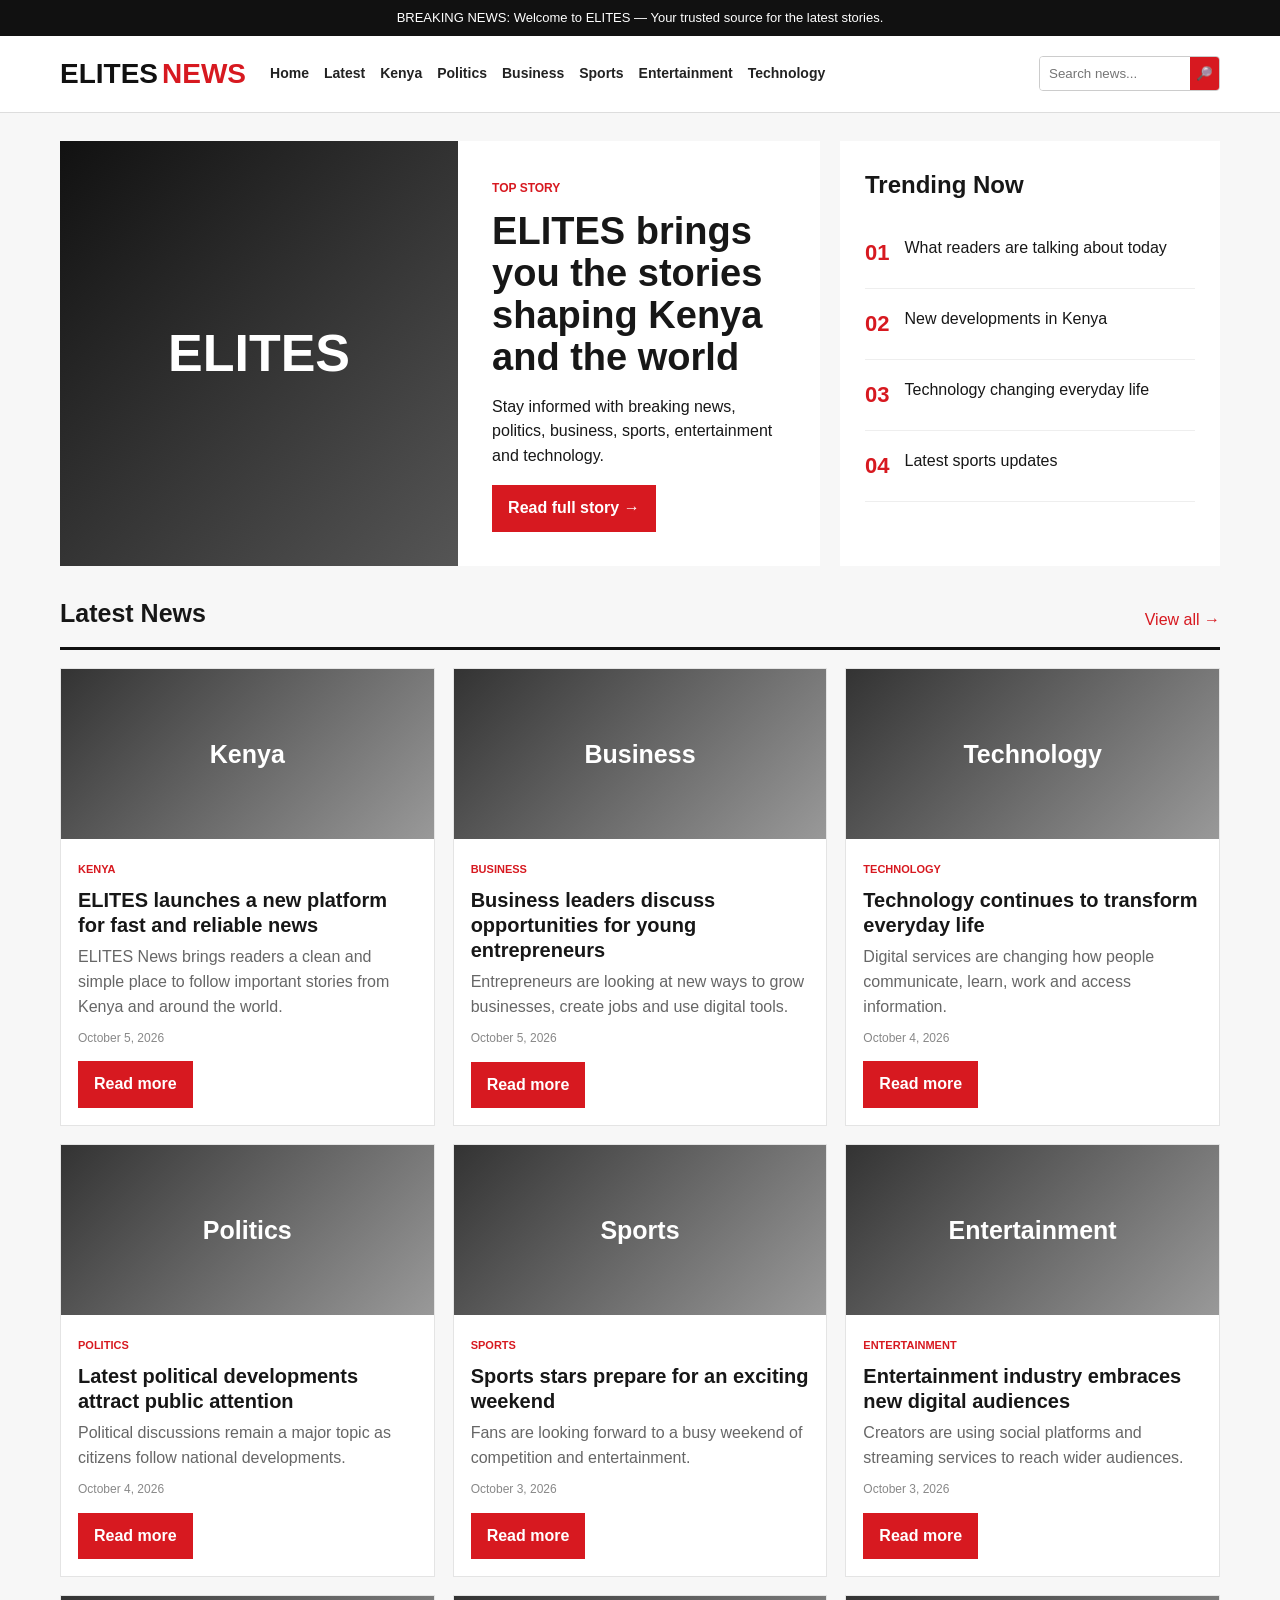
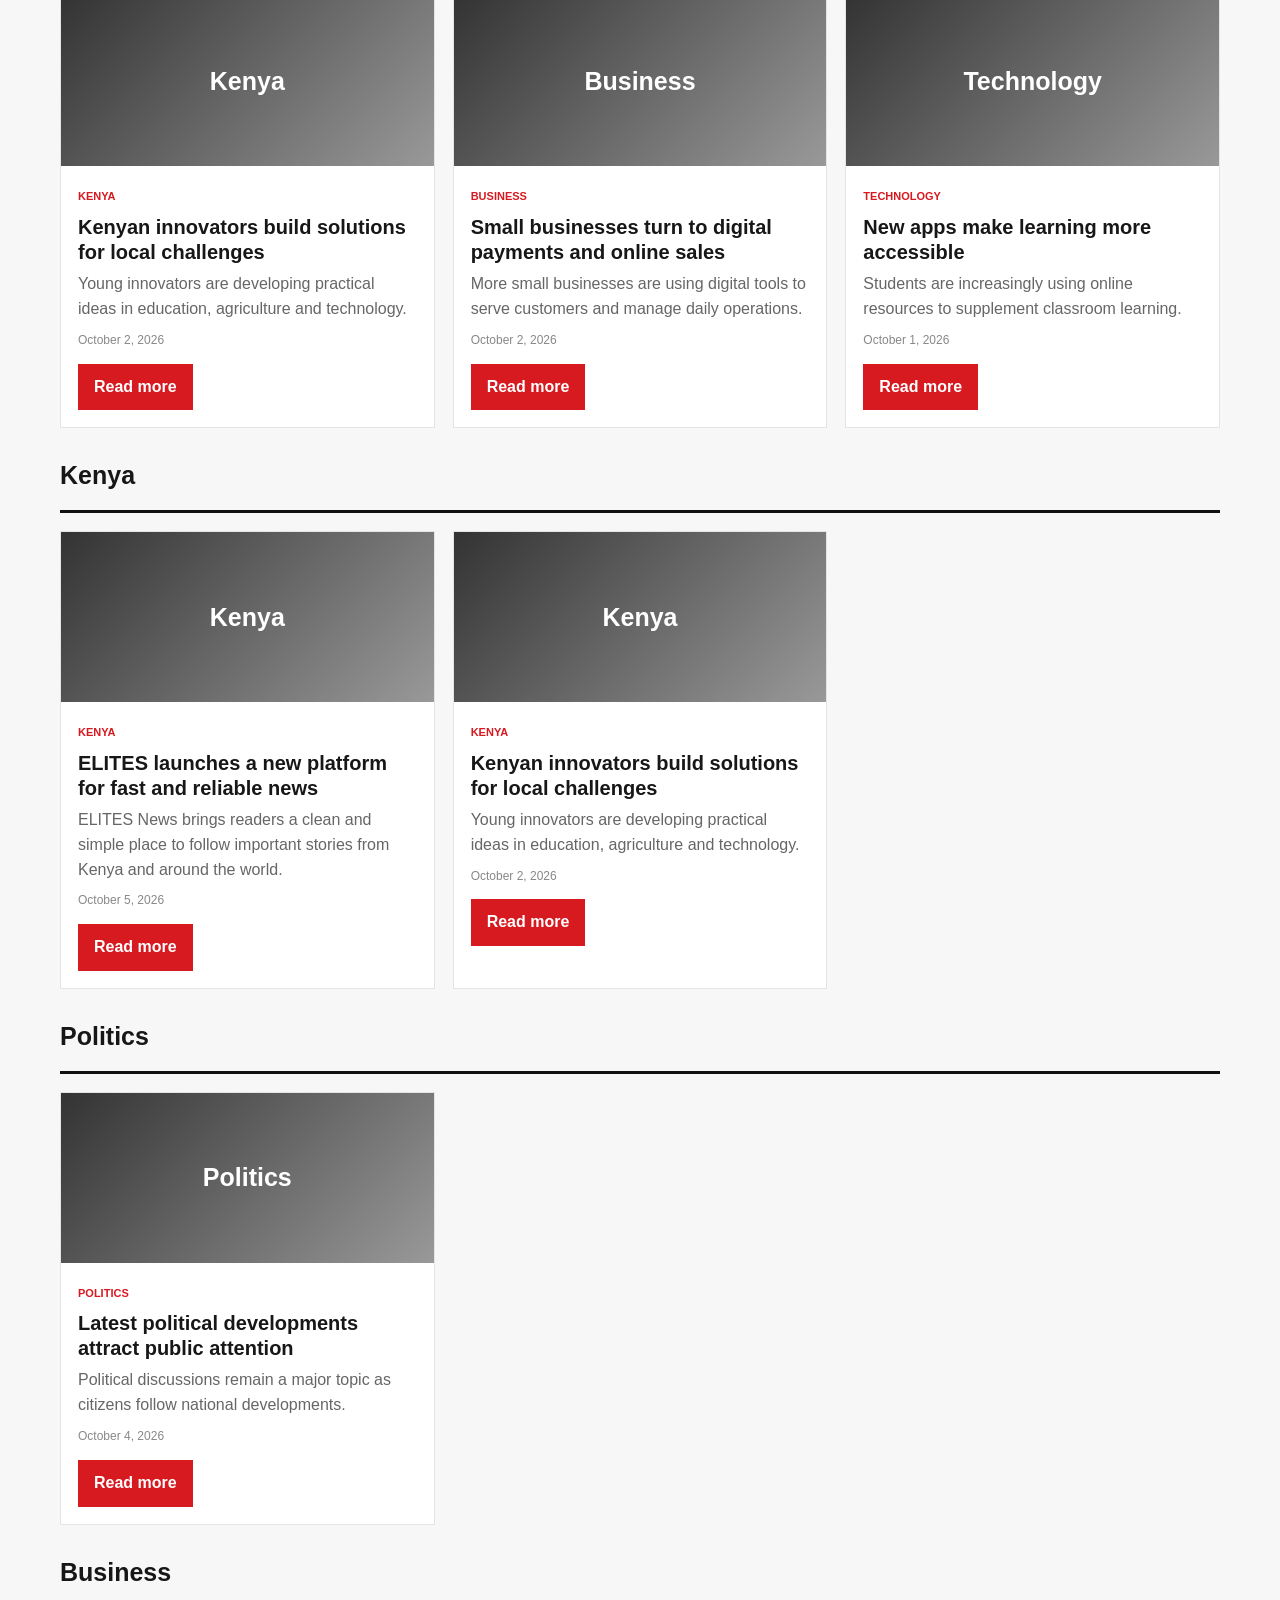
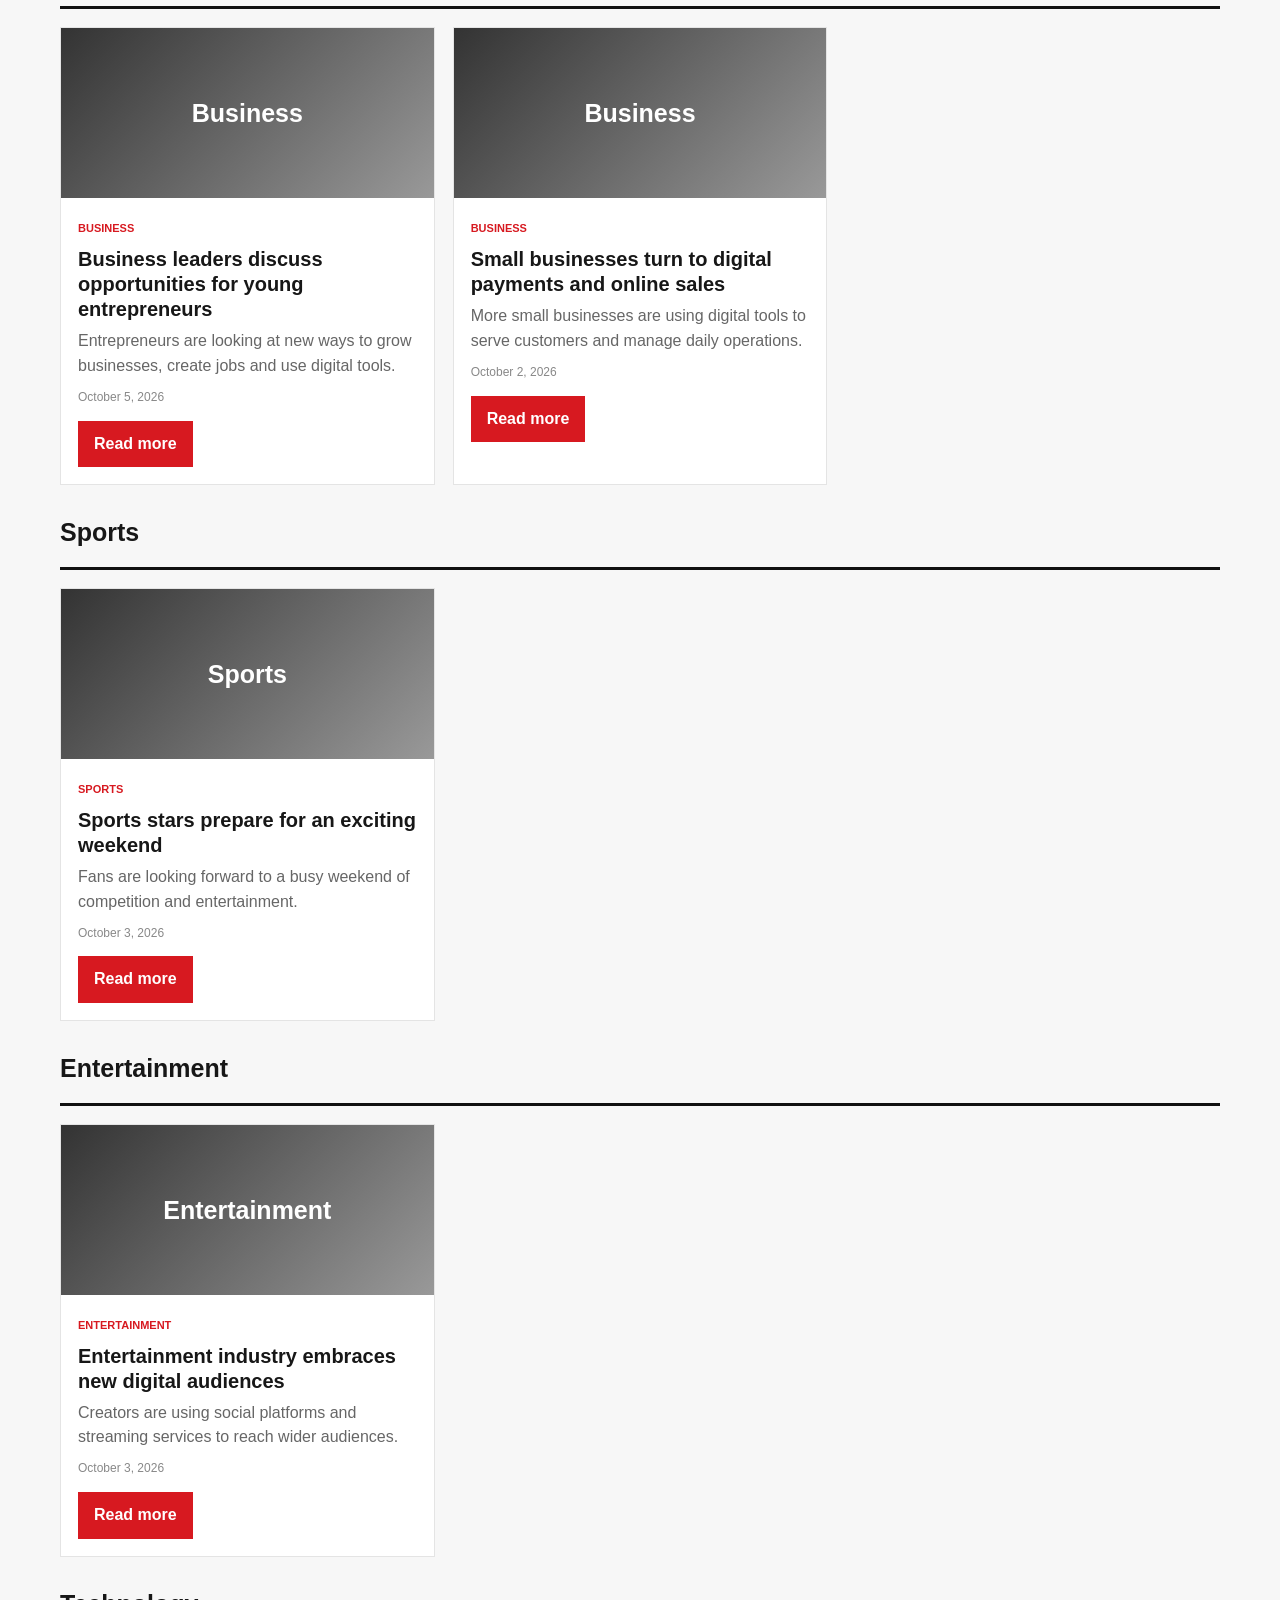
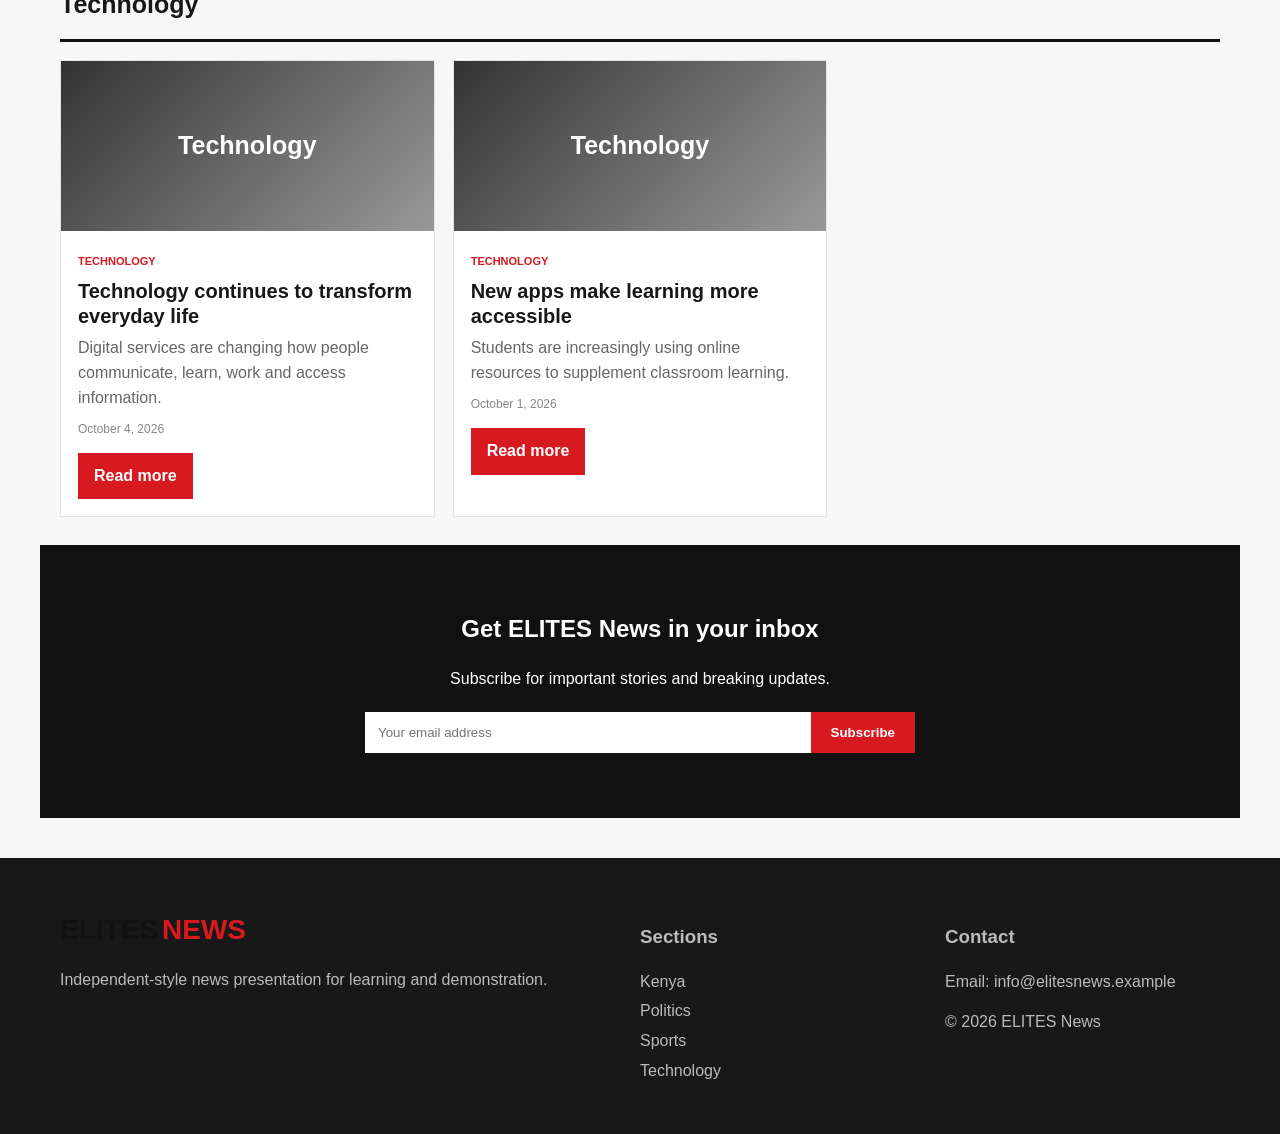
<file: index.html>
<!DOCTYPE html>
<html lang="en">
<head>
<meta charset="UTF-8">
<meta name="viewport" content="width=device-width, initial-scale=1.0">
<title>ELITES News | Latest News</title>
<meta name="description" content="ELITES News - fast, reliable and engaging news.">
<link rel="stylesheet" href="style.css">
</head>
<body>
<div class="topbar">BREAKING NEWS: Welcome to ELITES — Your trusted source for the latest stories.</div>
<header>
  <div class="header-inner">
    <a class="logo" href="index.html">ELITES<span>NEWS</span></a>
    <button class="menu-btn" onclick="toggleMenu()">☰</button>
    <nav id="nav">
      <a href="index.html">Home</a><a href="#latest">Latest</a><a href="#kenya">Kenya</a>
      <a href="#politics">Politics</a><a href="#business">Business</a>
      <a href="#sports">Sports</a><a href="#entertainment">Entertainment</a>
      <a href="#technology">Technology</a>
    </nav>
    <div class="search"><input id="searchInput" placeholder="Search news..." onkeyup="searchNews()"><button onclick="searchNews()">🔎</button></div>
  </div>
</header>

<main>
<section class="hero">
  <div class="hero-main">
    <div class="hero-image">ELITES</div>
    <div class="hero-copy">
      <span class="tag">TOP STORY</span>
      <h1>ELITES brings you the stories shaping Kenya and the world</h1>
      <p>Stay informed with breaking news, politics, business, sports, entertainment and technology.</p>
      <a class="btn" href="article.html?id=1">Read full story →</a>
    </div>
  </div>
  <aside class="trending">
    <h2>Trending Now</h2>
    <div class="trend"><b>01</b><span>What readers are talking about today</span></div>
    <div class="trend"><b>02</b><span>New developments in Kenya</span></div>
    <div class="trend"><b>03</b><span>Technology changing everyday life</span></div>
    <div class="trend"><b>04</b><span>Latest sports updates</span></div>
  </aside>
</section>

<section id="latest" class="section">
  <div class="section-head"><h2>Latest News</h2><a href="#">View all →</a></div>
  <div id="newsGrid" class="news-grid"></div>
</section>

<section id="kenya" class="section category"><div class="section-head"><h2>Kenya</h2></div><div id="kenyaGrid" class="news-grid"></div></section>
<section id="politics" class="section category"><div class="section-head"><h2>Politics</h2></div><div id="politicsGrid" class="news-grid"></div></section>
<section id="business" class="section category"><div class="section-head"><h2>Business</h2></div><div id="businessGrid" class="news-grid"></div></section>
<section id="sports" class="section category"><div class="section-head"><h2>Sports</h2></div><div id="sportsGrid" class="news-grid"></div></section>
<section id="entertainment" class="section category"><div class="section-head"><h2>Entertainment</h2></div><div id="entertainmentGrid" class="news-grid"></div></section>
<section id="technology" class="section category"><div class="section-head"><h2>Technology</h2></div><div id="technologyGrid" class="news-grid"></div></section>

<section class="newsletter">
  <h2>Get ELITES News in your inbox</h2><p>Subscribe for important stories and breaking updates.</p>
  <form onsubmit="subscribe(event)"><input type="email" id="email" required placeholder="Your email address"><button>Subscribe</button></form>
  <small id="subscribeMsg"></small>
</section>
</main>

<footer>
  <div><a class="logo" href="#">ELITES<span>NEWS</span></a><p>Independent-style news presentation for learning and demonstration.</p></div>
  <div><h3>Sections</h3><a href="#kenya">Kenya</a><a href="#politics">Politics</a><a href="#sports">Sports</a><a href="#technology">Technology</a></div>
  <div><h3>Contact</h3><p>Email: info@elitesnews.example</p><p>© 2026 ELITES News</p></div>
</footer>
<script src="script.js"></script>
</body>
</html>
</file>
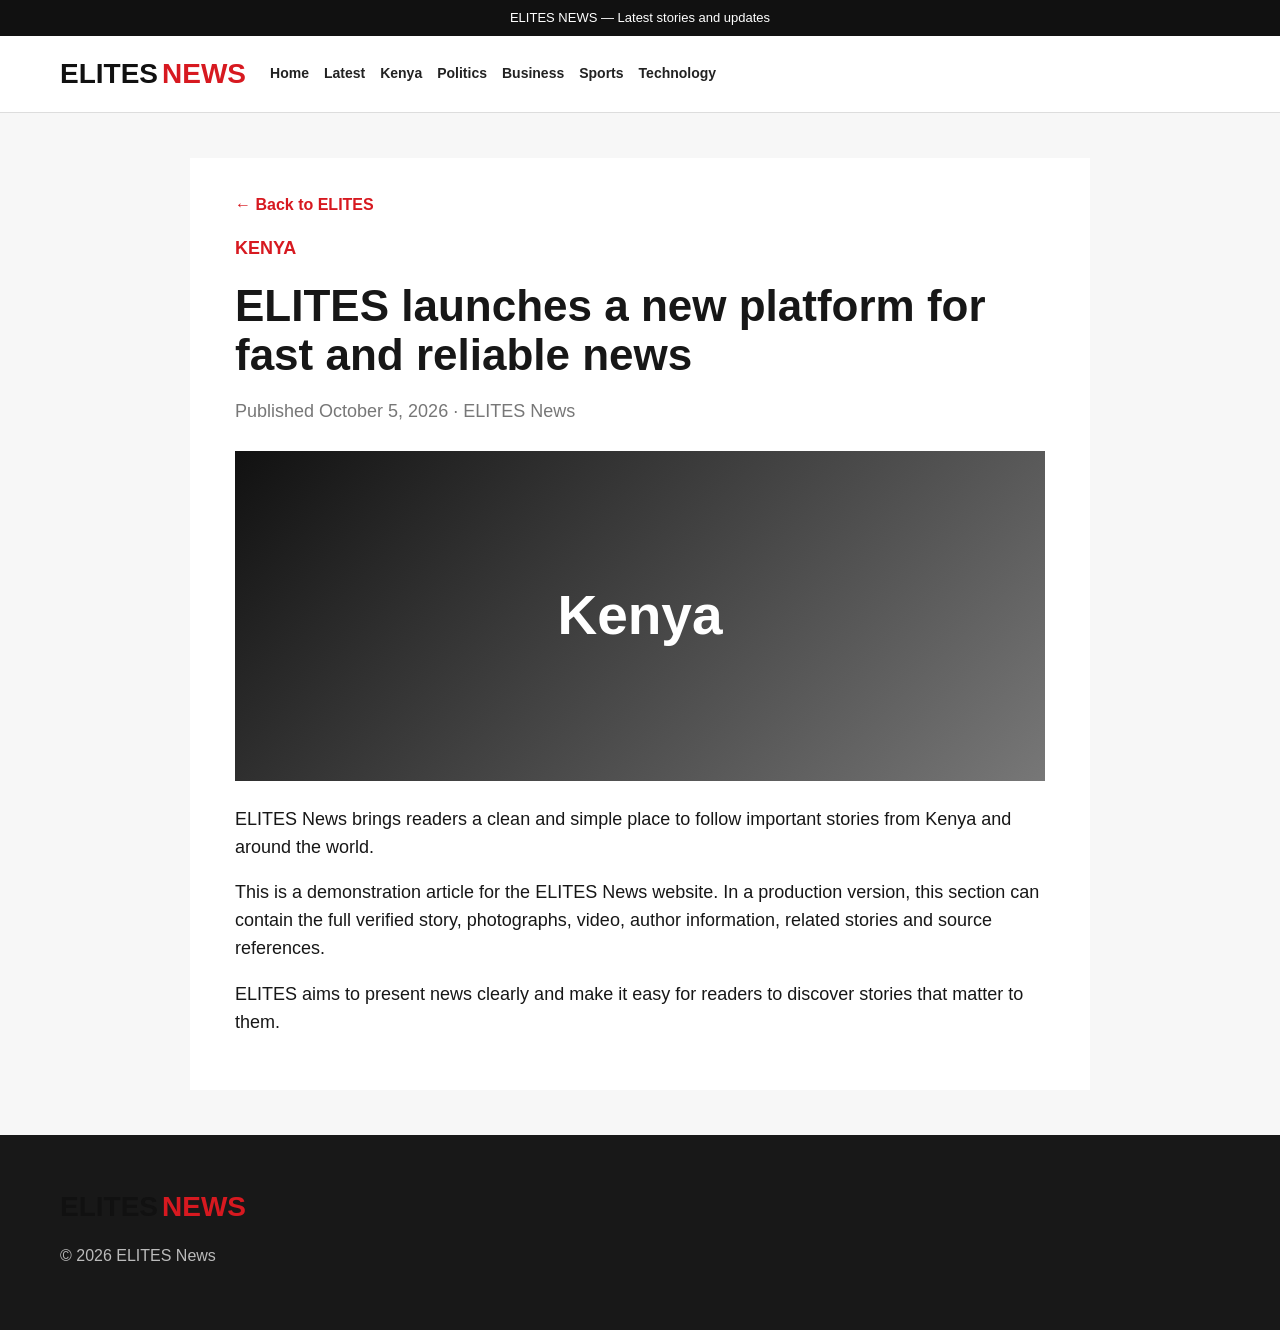
<file: article.html>
<!DOCTYPE html>
<html lang="en"><head><meta charset="UTF-8"><meta name="viewport" content="width=device-width,initial-scale=1">
<title>ELITES News | Article</title><link rel="stylesheet" href="style.css"></head>
<body>
<div class="topbar">ELITES NEWS — Latest stories and updates</div>
<header><div class="header-inner"><a class="logo" href="index.html">ELITES<span>NEWS</span></a><button class="menu-btn" onclick="toggleMenu()">☰</button>
<nav id="nav"><a href="index.html">Home</a><a href="index.html#latest">Latest</a><a href="index.html#kenya">Kenya</a><a href="index.html#politics">Politics</a><a href="index.html#business">Business</a><a href="index.html#sports">Sports</a><a href="index.html#technology">Technology</a></nav></div></header>
<main><article id="article" class="article-page"></article></main>
<footer><div><a class="logo" href="index.html">ELITES<span>NEWS</span></a><p>© 2026 ELITES News</p></div></footer>
<script src="script.js"></script></body></html>
</file>
<file: style.css>
*{box-sizing:border-box}body{margin:0;font-family:Arial,Helvetica,sans-serif;color:#171717;background:#f7f7f7;line-height:1.55}.topbar{background:#111;color:#fff;text-align:center;padding:8px;font-size:13px}header{background:#fff;border-bottom:1px solid #ddd;position:sticky;top:0;z-index:10}.header-inner{max-width:1200px;margin:auto;display:flex;align-items:center;gap:24px;padding:16px 20px}.logo{font-weight:900;font-size:28px;color:#111;text-decoration:none;white-space:nowrap}.logo span{color:#d71920;margin-left:4px}nav{display:flex;gap:15px;flex:1}nav a{color:#222;text-decoration:none;font-weight:700;font-size:14px}nav a:hover{color:#d71920}.search{display:flex;border:1px solid #ccc;border-radius:4px;overflow:hidden}.search input{border:0;padding:9px;width:150px;outline:0}.search button{border:0;background:#d71920;color:#fff}.menu-btn{display:none;border:0;background:none;font-size:25px}.hero,.section,.newsletter{max-width:1200px;margin:28px auto;padding:0 20px}.hero{display:grid;grid-template-columns:2fr 1fr;gap:20px}.hero-main{background:#fff;display:grid;grid-template-columns:1.1fr 1fr}.hero-image{min-height:350px;background:linear-gradient(135deg,#111,#555);color:#fff;display:grid;place-items:center;font-size:52px;font-weight:900}.hero-copy{padding:34px}.hero-copy h1{font-size:38px;line-height:1.1;margin:12px 0}.tag{font-size:12px;font-weight:bold;color:#d71920}.btn{display:inline-block;background:#d71920;color:#fff;text-decoration:none;padding:11px 16px;font-weight:bold}.trending{background:#fff;padding:25px}.trending h2,.section-head h2{margin:0 0 15px}.trend{display:flex;gap:15px;padding:18px 0;border-bottom:1px solid #eee}.trend b{color:#d71920;font-size:22px}.section{background:transparent}.section-head{display:flex;justify-content:space-between;align-items:center;border-bottom:3px solid #111;margin-bottom:18px}.section-head h2{font-size:25px}.section-head a{color:#d71920;text-decoration:none}.news-grid{display:grid;grid-template-columns:repeat(3,1fr);gap:18px}.card{background:#fff;border:1px solid #e4e4e4;overflow:hidden}.card-img{height:170px;background:linear-gradient(135deg,#333,#999);display:grid;place-items:center;color:#fff;font-weight:900;font-size:25px}.card-body{padding:17px}.category-label{font-size:11px;color:#d71920;font-weight:800;text-transform:uppercase}.card h3{font-size:20px;line-height:1.25;margin:7px 0}.card p{color:#666;margin:5px 0}.date{font-size:12px;color:#888}.newsletter{background:#111;color:#fff;text-align:center;padding:45px 20px}.newsletter form{display:flex;max-width:550px;margin:20px auto}.newsletter input{flex:1;padding:13px;border:0}.newsletter button{padding:13px 20px;background:#d71920;color:#fff;border:0;font-weight:bold}.newsletter small{display:block;margin-top:10px}footer{background:#181818;color:#bbb;display:grid;grid-template-columns:2fr 1fr 1fr;gap:30px;padding:45px max(20px,calc((100% - 1160px)/2));margin-top:40px}footer a{display:block;color:#bbb;text-decoration:none;margin:5px 0}.article-page{max-width:900px;margin:45px auto;background:#fff;padding:35px 45px}.article-page h1{font-size:44px;line-height:1.12;margin:10px 0}.article-meta{color:#777}.article-image{height:330px;background:linear-gradient(135deg,#111,#777);display:grid;place-items:center;color:#fff;font-size:55px;font-weight:900;margin:25px 0}.article-page p{font-size:18px}.article-page .back{color:#d71920;text-decoration:none;font-weight:bold}@media(max-width:850px){.header-inner{flex-wrap:wrap}.menu-btn{display:block;margin-left:auto}nav{display:none;flex-direction:column;width:100%;order:5}nav.open{display:flex}.search{order:6;width:100%}.search input{width:100%}.hero{grid-template-columns:1fr}.hero-main{grid-template-columns:1fr}.news-grid{grid-template-columns:1fr 1fr}footer{grid-template-columns:1fr}.hero-copy h1{font-size:30px}}@media(max-width:520px){.news-grid{grid-template-columns:1fr}.article-page{margin:20px 10px;padding:22px}.article-page h1{font-size:32px}}
</file>
